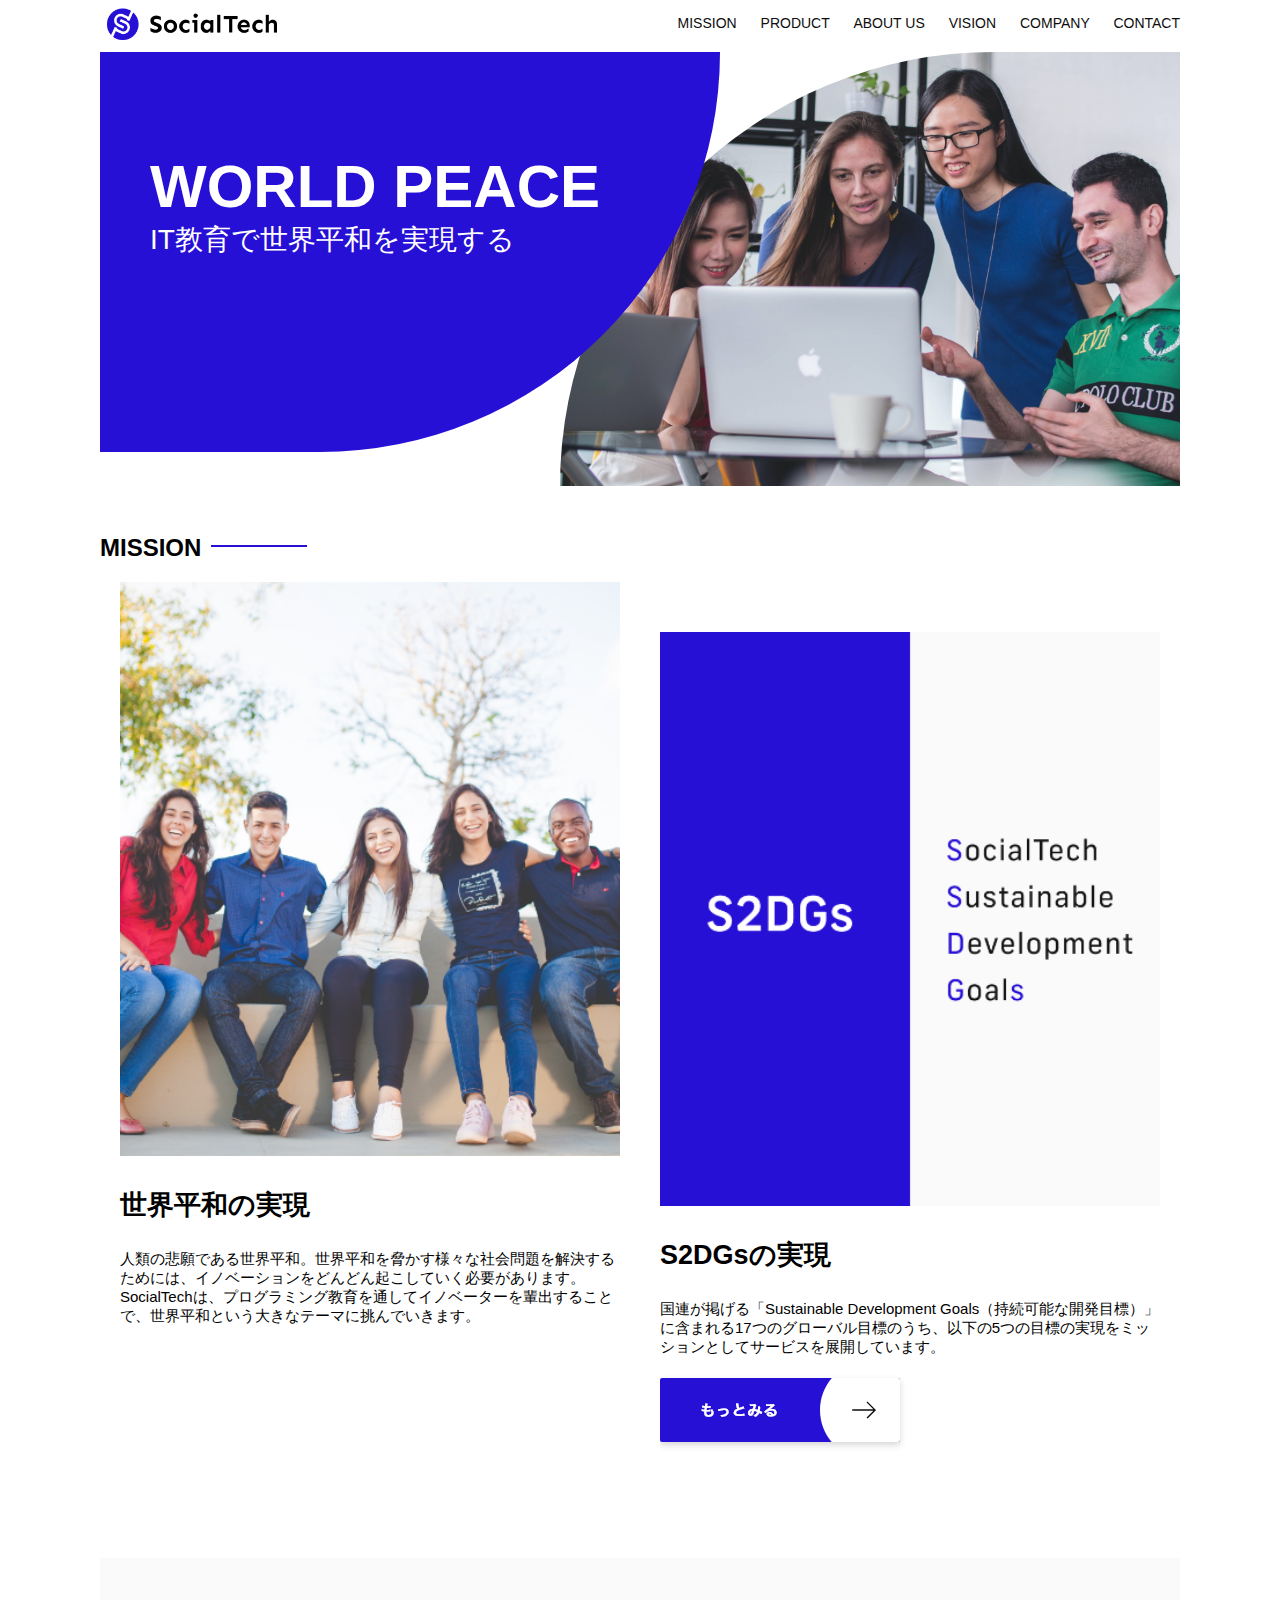
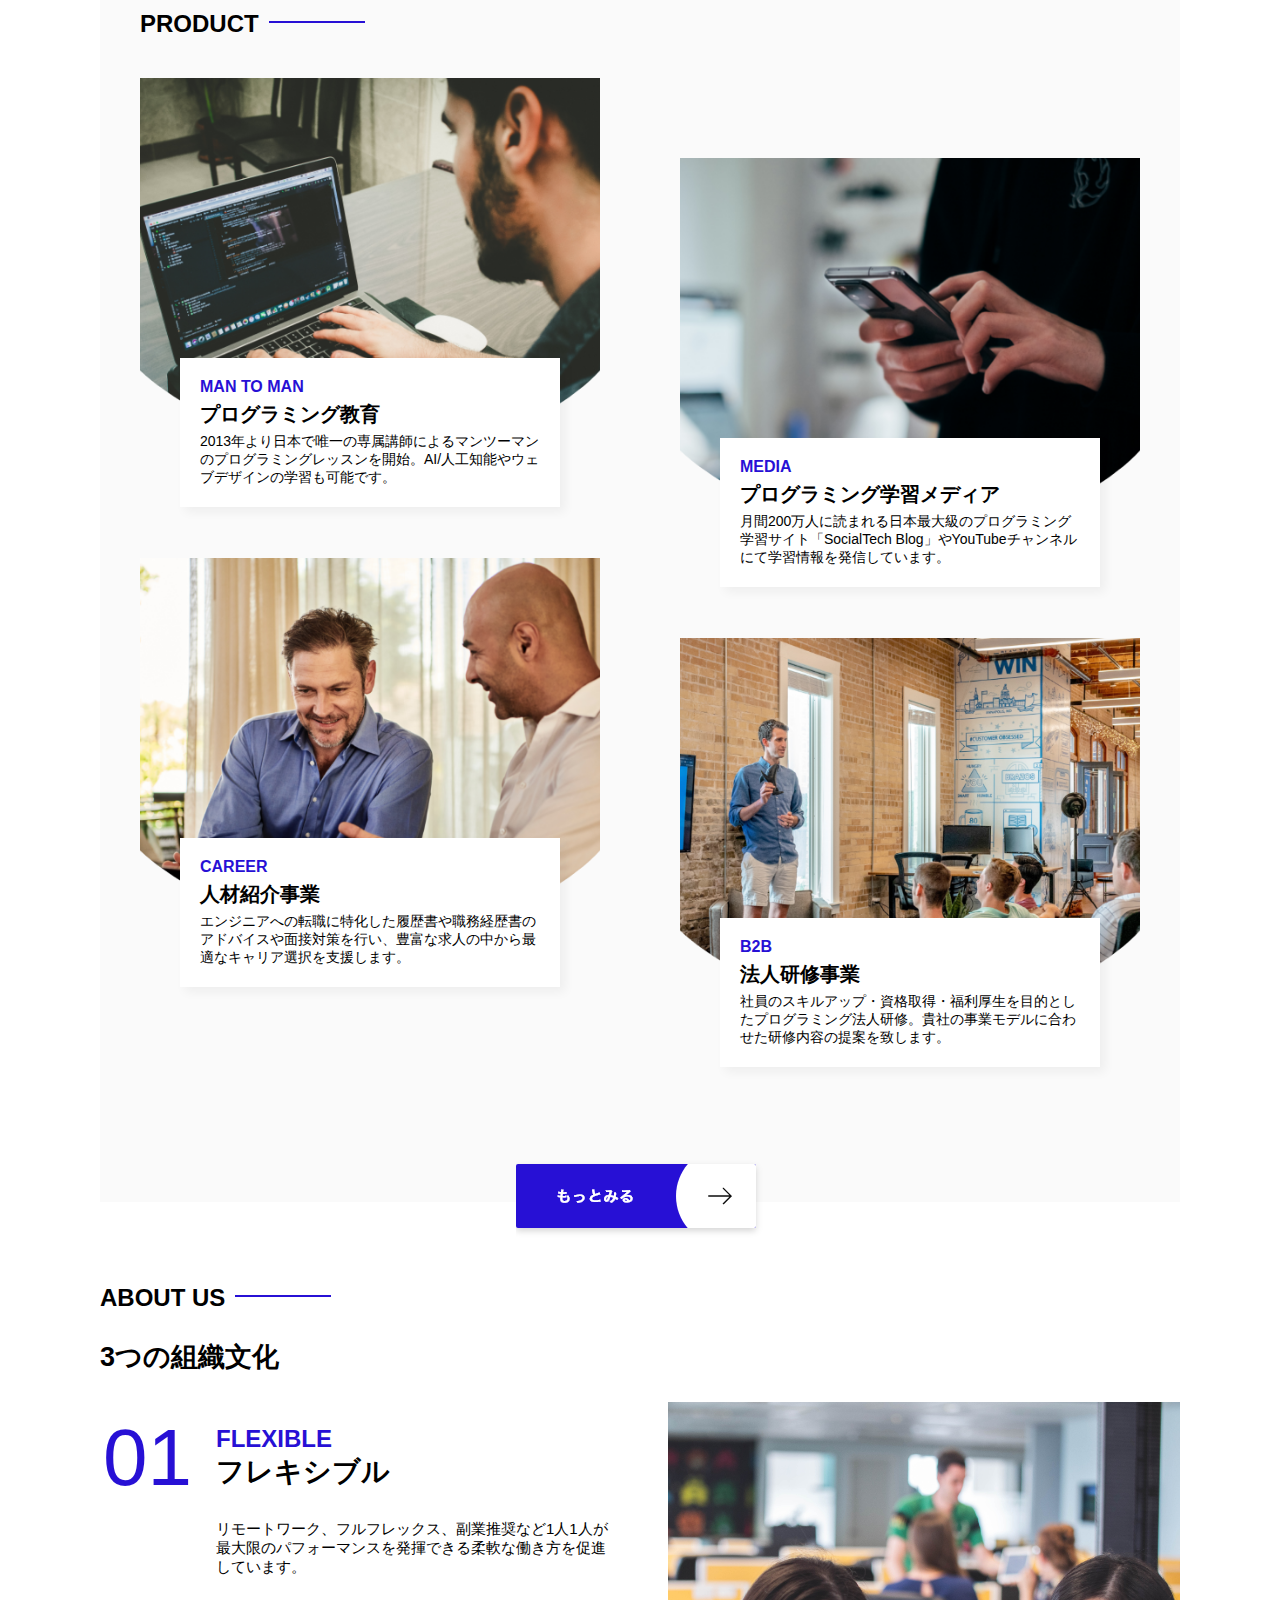
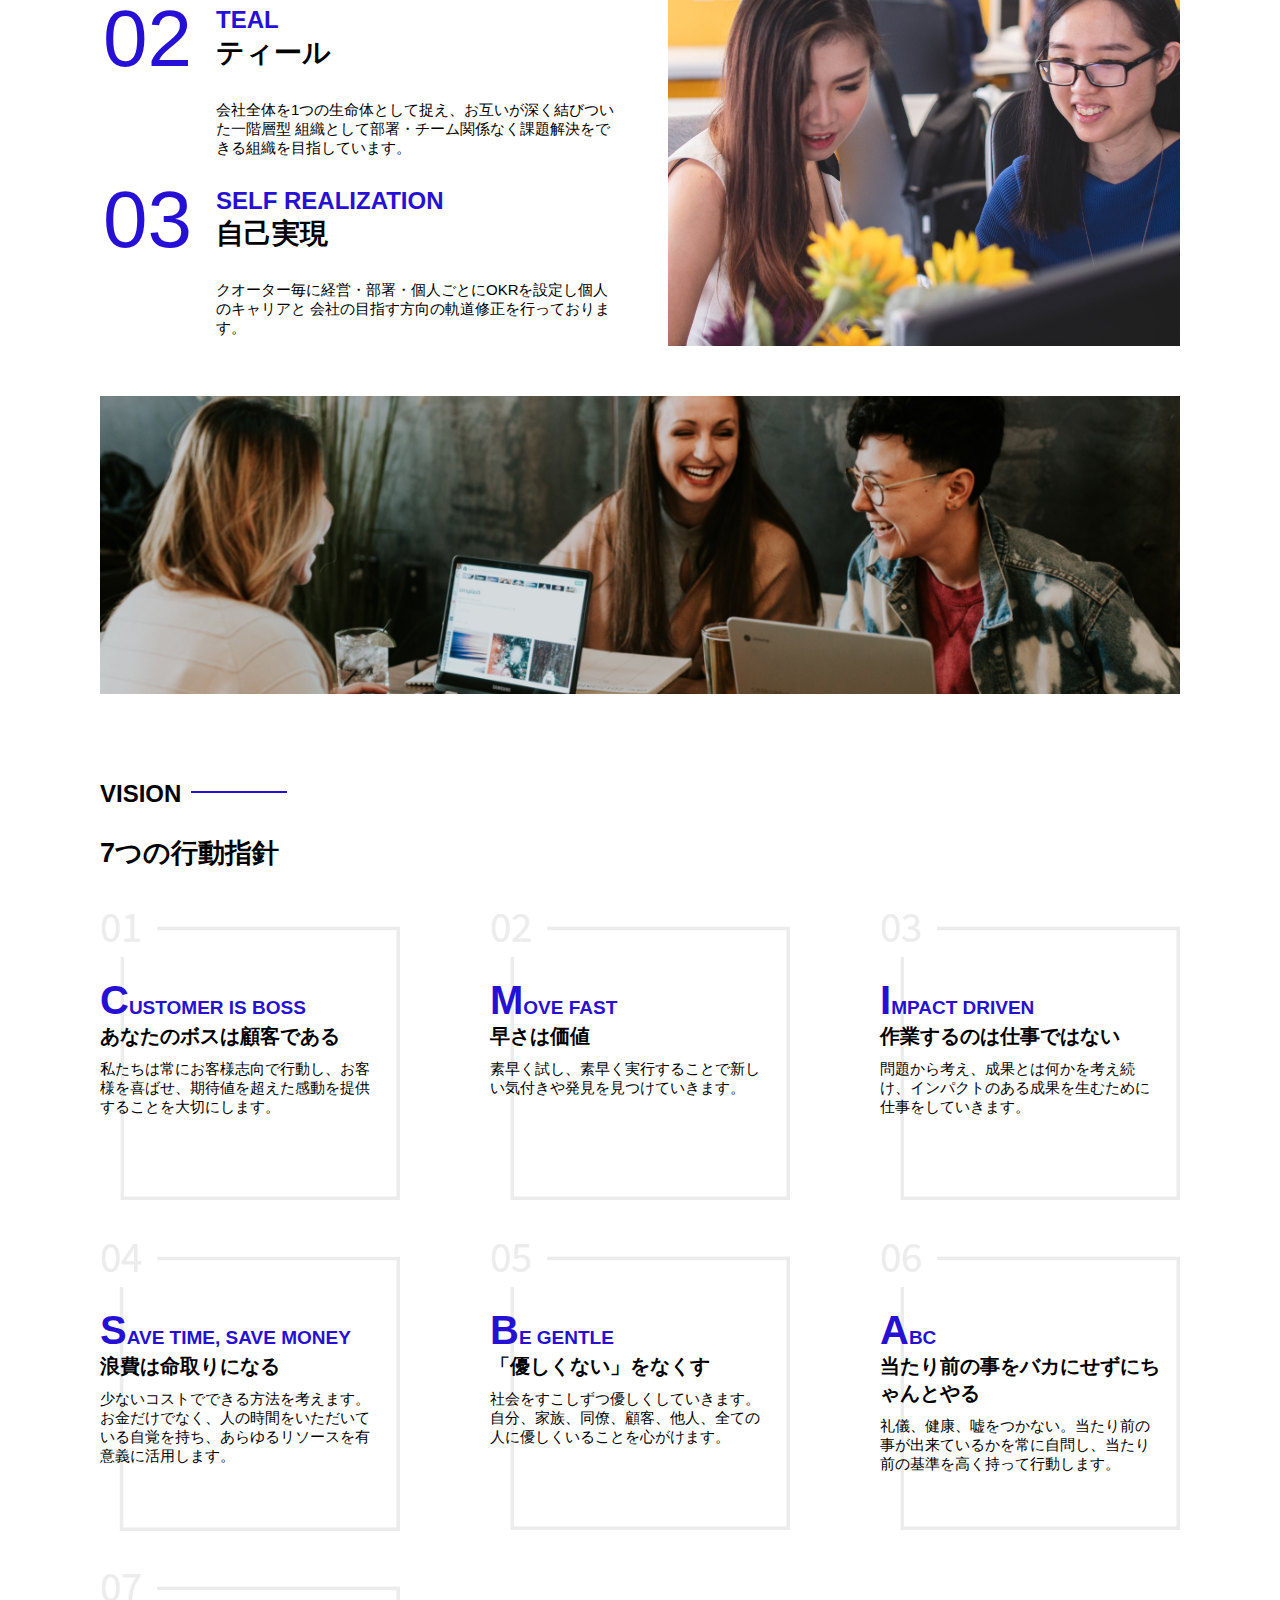
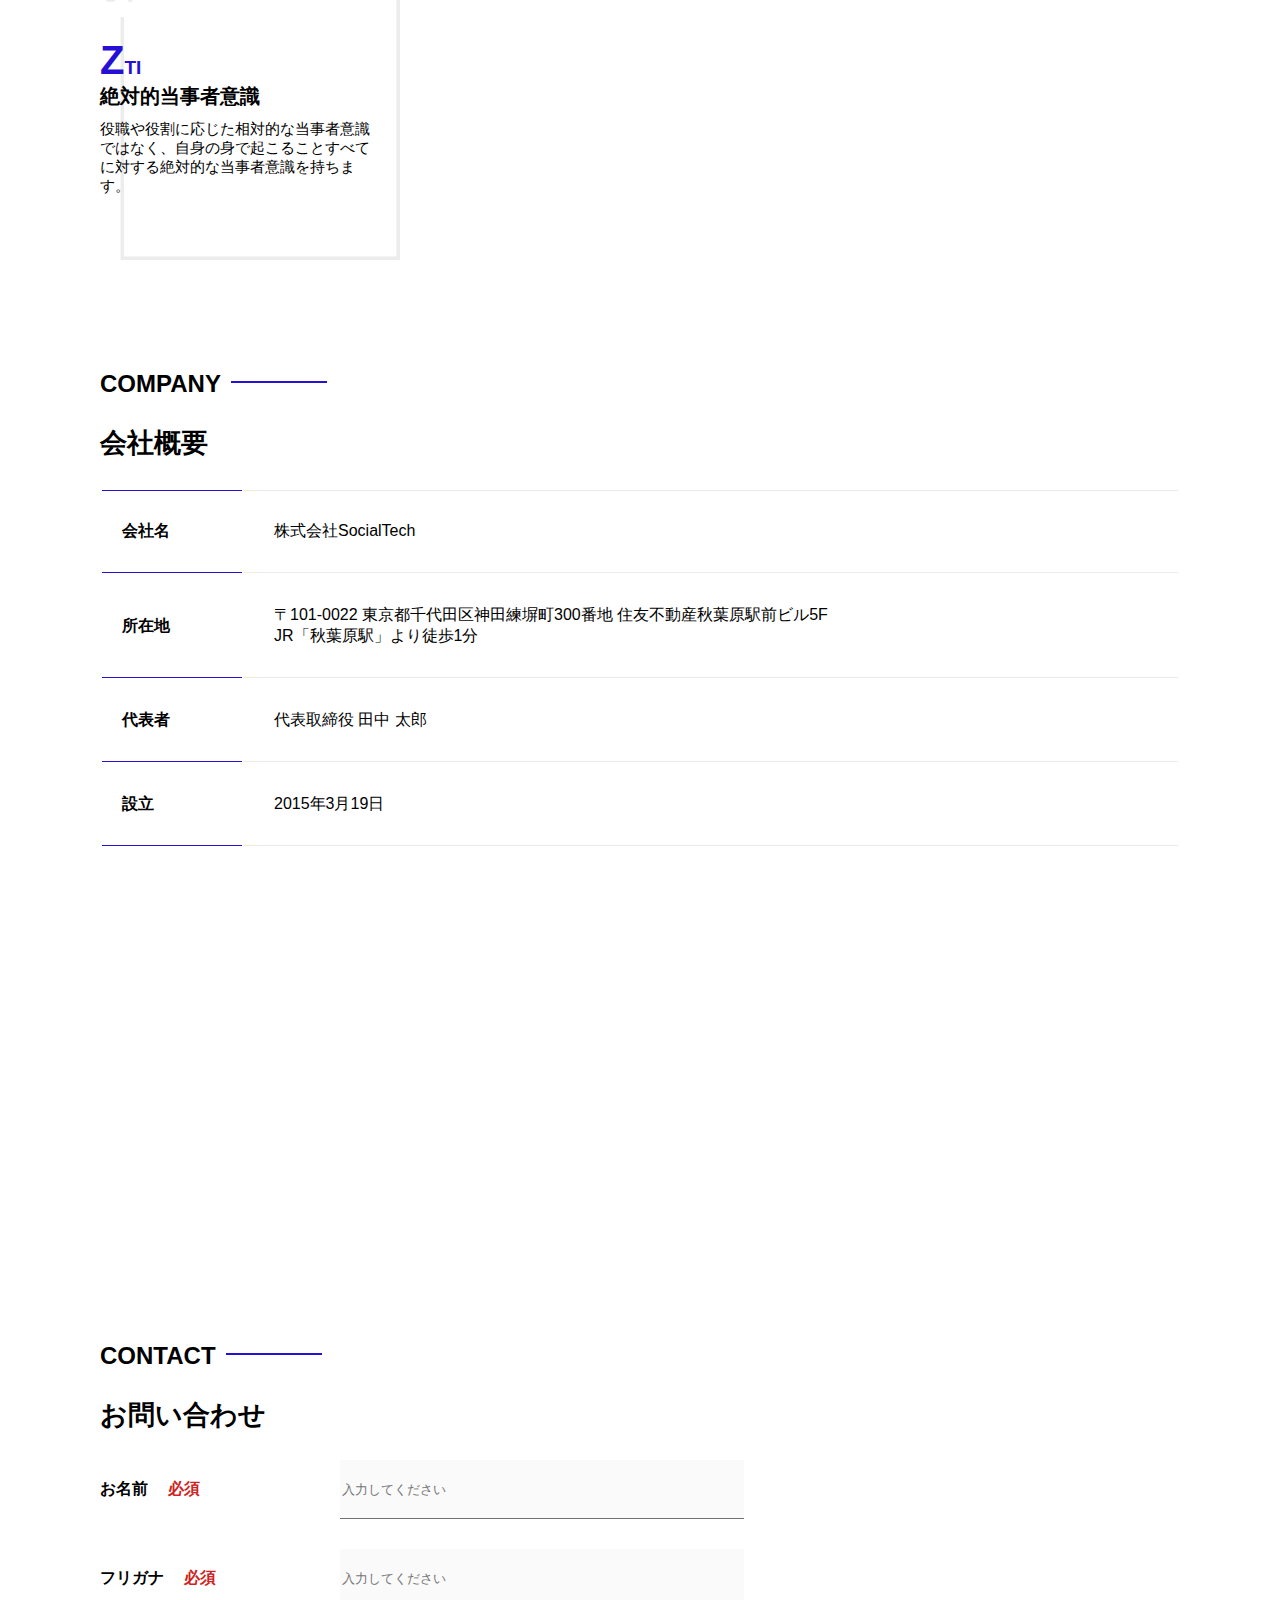
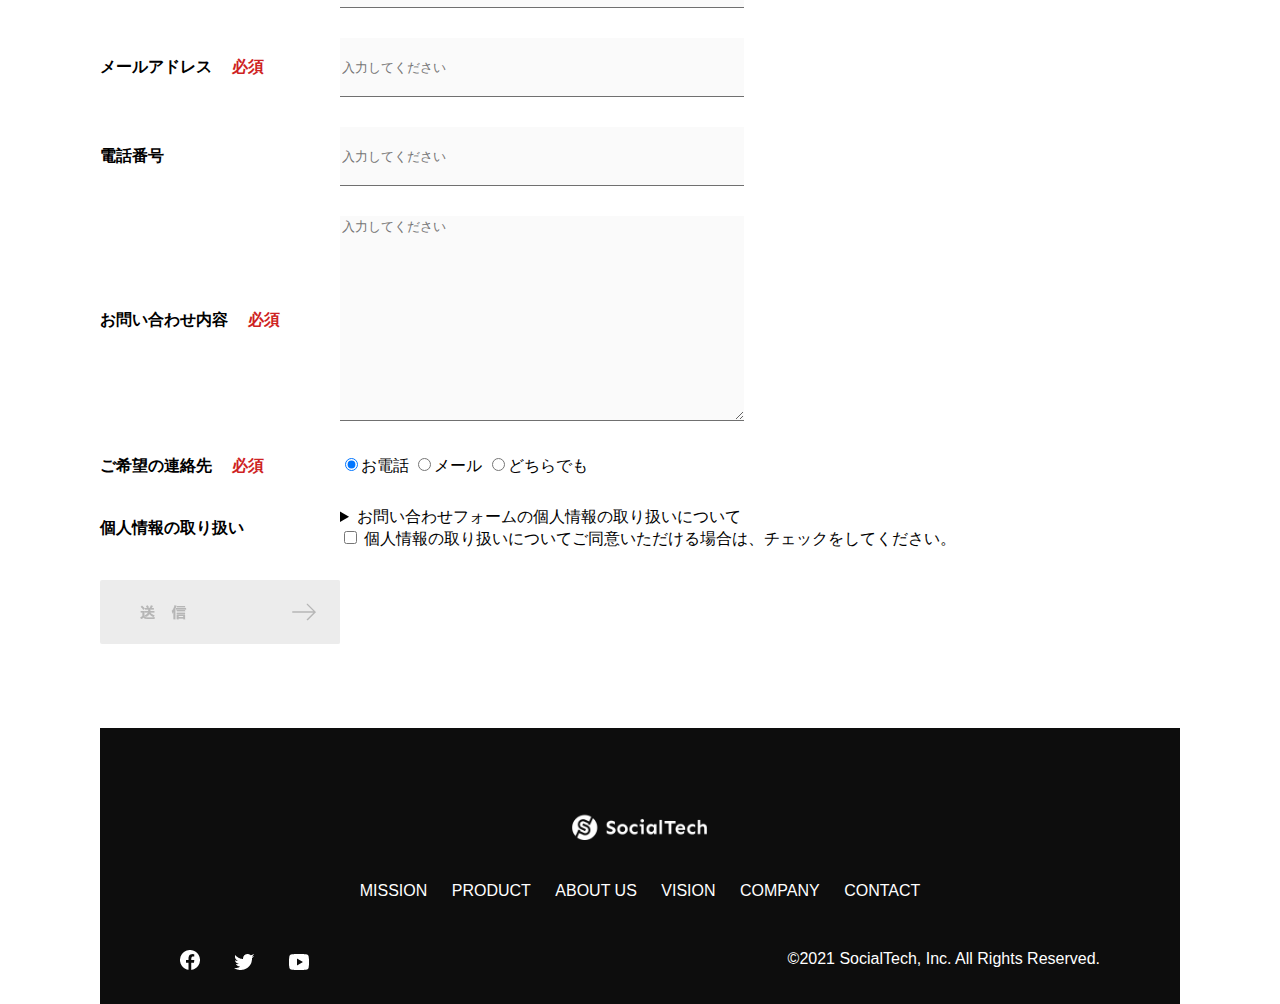
<file: index.html>
<!DOCTYPE html>
<html>
<head>
    <title>SocialTech</title>
    <meta charset="UTF-8">
    <meta name="description" content="SocialTechはEdTech業界のリーディングカンパニーを目指します。">
    <meta name="viewport" content="width=device-width, initial-scale=1.0">
    <link rel="stylesheet" href="style.css">
</head>
<body>
    <!-- ヘッダー -->
    <header>
        <!-- ロゴ -->
        <a href="index.html" id="logo"><img src="images/logo.png" alt="トップページに戻る"></a>

        <!-- PC用ナビゲーション -->
        <nav id="nav-pc">
            <a href="mission.html">MISSION</a>
            <a href="product.html">PRODUCT</a>
            <a href="index.html#aboutus">ABOUT US</a>
            <a href="index.html#vision">VISION</a>
            <a href="index.html#company">COMPANY</a>
            <a href="index.html#contact">CONTACT</a>
        </nav>
        <!-- スマホ用メニューボタン -->
        <img id="menu-sp" src="images/button-menu.png" alt="ナビゲーションを開く" onclick="document.getElementById('nav-sp').style.display = 'block'">
        <!-- スマホ用ナビゲーション -->
        <nav id="nav-sp">
            <img id="close" src="images/button-close.png" alt="ナビゲーションを閉じる" onclick="document.getElementById('nav-sp').style.display = 'none'">
            <a id="logo-sp" href="index.html" onclick="document.getElementById('nav-sp').style.display = 'none'"><img
                src="images/logo-sp.png" alt="トップページに戻る"></a>
            <a class="menu" href="mission.html" onclick="document.getElementById('nav-sp').style.display = 'none'">MISSION</a>
            <a class="menu" href="product.html" onclick="document.getElementById('nav-sp').style.display = 'none'">PRODUCT</a>
            <a class="menu" href="index.html#aboutus" onclick="document.getElementById('nav-sp').style.display = 'none'">ABOUT
            US</a>
            <a class="menu" href="index.html#vision"
            onclick="document.getElementById('nav-sp').style.display = 'none'">VISION</a>
            <a class="menu" href="index.html#company"
            onclick="document.getElementById('nav-sp').style.display = 'none'">COMPANY</a>
            <a class="menu" href="index.html#contact"
            onclick="document.getElementById('nav-sp').style.display = 'none'">CONTACT</a>
            <div id="sns">
                <a href="https://www.facebook.com/sejuku2013"><img src="images/button-facebook.png" alt="Facebookのリンク"></a>
                <a href="https://twitter.com/samuraijuku"><img src="images/button-twitter.png" alt="Twitterのリンク"></a>
                <a href="https://www.youtube.com/channel/UCCFOQO5aDK0xXam4cUQXT8g"><img src="images/button-youtube.png" alt="YouTubeのリンク"></a>
            </div>
        </nav>
    </header>
    <main>
        <article>
            <!-- メインビジュアル -->
            <section id="main-visual">
                <div id="main-message">
                    <h1>WORLD PEACE</h1>
                    <p>IT教育で世界平和を実現する</p>
                </div>
                <img src="images/index/index-main.png" alt="PCの周りに集まる多国籍の仲間たち">
            </section>

            <!--ミッション-->
            <section id="mission">
                <h2 class="index-h2">MISSION</h2>
                <div id="mission-flex">
                    <div>
                        <img id="mission-photo" src="images/index/index-mission.png" alt="屋外のベンチで写真を撮影する多国籍の仲間たち">
                        <h3>世界平和の実現</h3>
                        <p>
                          人類の悲願である世界平和。世界平和を脅かす様々な社会問題を解決するためには、イノベーションをどんどん起こしていく必要があります。SocialTechは、プログラミング教育を通してイノベーターを輩出することで、世界平和という大きなテーマに挑んでいきます。
                        </p>
                    </div>
                    <div>
                        <img id="s2dgs" src="images/index/s2dgs.png" alt="S2DGs">
                        <h3>S2DGsの実現</h3>
                        <p>国連が掲げる「Sustainable Development Goals（持続可能な開発目標）」に含まれる17つのグローバル目標のうち、以下の5つの目標の実現をミッションとしてサービスを展開しています。</p>
                        <a href="mission.html"><img src="images/button-more.png" alt="もっとみる">
                        </a>
                    </div>
                </div>
            </section>

            <!-- プロダクト -->
            <section id="product">
                <h2 class="index-h2">PRODUCT</h2>
                <div>
                    <div id="product-left">
                        <div>
                            <img class="product-photo" src="images/index/index-mantoman.png" alt="PCでコードを書く男性">
                            <div class="product-explain">
                              <span>MAN TO MAN</span>
                              <h3>プログラミング教育</h3>
                              <p>2013年より日本で唯一の専属講師によるマンツーマンのプログラミングレッスンを開始。AI/人工知能やウェブデザインの学習も可能です。</p>
                            </div>
                          </div>
                          <div>
                            <img class="product-photo" src="images/index/index-career.png" alt="笑顔で話し合う2人の男性">
                            <div class="product-explain">
                              <span>CAREER</span>
                              <h3>人材紹介事業</h3>
                              <p>エンジニアへの転職に特化した履歴書や職務経歴書のアドバイスや面接対策を行い、豊富な求人の中から最適なキャリア選択を支援します。</p>
                            </div>
                          </div>
                    </div>
                    <div id="product-right">
                        <div>
                            <img class="product-photo" src="images/index/index-media.png" alt="スマートフォンを操作する人">
                            <div class="product-explain">
                              <span>MEDIA</span>
                              <h3>プログラミング学習メディア</h3>
                              <p>月間200万人に読まれる日本最大級のプログラミング学習サイト「SocialTech Blog」やYouTubeチャンネルにて学習情報を発信しています。</p>
                            </div>
                          </div>
                          <div>
                            <img class="product-photo" src="images/index/index-b2b.png" alt="講演中の男性とそれを聴く人々">
                            <div class="product-explain">
                              <span>B2B</span>
                              <h3>法人研修事業</h3>
                              <p>社員のスキルアップ・資格取得・福利厚生を目的としたプログラミング法人研修。貴社の事業モデルに合わせた研修内容の提案を致します。</p>
                            </div>
                          </div>
                        </div>
                      </div>
                      <div>
                        <a id="product-more" href="product.html">
                          <img src="images/button-more.png" alt="もっとみる">
                        </a>
                      </div>
                    </div>
                </div>
            </section>
            <!---ABOUT US-->
            <section id="aboutus">
                <h2 class="index-h2">ABOUT US</h2>
                <h3>3つの組織文化</h3>
                <div>
                    <table class="culture-table">
                        <tr>
                          <td>
                            <span class="culture-num">01</span>
                          </td>
                          <td>
                            <span class="culture-en">FLEXIBLE</span>
                            <span class="culture-jp">フレキシブル</span>
                          </td>
                        </tr>
                        <tr>
                          <td>
                            <!--空のセル-->
                          </td>
                          <td>
                            <p class="culture-description">
                              リモートワーク、フルフレックス、副業推奨など1人1人が最大限のパフォーマンスを発揮できる柔軟な働き方を促進しています。
                            </p>
                          </td>
                        </tr>
                        <tr>
                          <td>
                            <span class="culture-num">02</span>
                          </td>
                          <td>
                            <span class="culture-en">TEAL</span>
                            <span class="culture-jp">ティール</span>
                          </td>
                        </tr>
                        <tr>
                          <td>
                            <!--空のセル-->
                          </td>
                          <td>
                            <p class="culture-description">
                              会社全体を1つの生命体として捉え、お互いが深く結びついた一階層型
                              組織として部署・チーム関係なく課題解決をできる組織を目指しています。
                            </p>
                          </td>
                        </tr>
                        <tr>
                          <td>
                            <span class="culture-num">03</span>
                          </td>
                          <td>
                            <span class="culture-en">SELF REALIZATION</span>
                            <span class="culture-jp">自己実現</span>
                          </td>
                        </tr>
                        <tr>
                          <td>
                            <!--空のセル-->
                          </td>
                          <td>
                            <p class="culture-description">
                              クオーター毎に経営・部署・個人ごとにOKRを設定し個人のキャリアと
                              会社の目指す方向の軌道修正を行っております。
                            </p>
                          </td>
                        </tr>
                    </table>
                    <img class="culture-img" src="images/index/index-aboutus1.png" alt="笑顔で話し合う2人の女性">
                </div>
                <img class="culture-img2" src="images/index/index-aboutus2.png" alt="笑顔で話し合う3人の男女">
            </section>
            <!-- VISION -->
            <section id="vision">
                <h2 class="index-h2">VISION</h2>
                <h3>7つの行動指針</h3>
                <div>
                    <div class="vision-box">
                        <img src="images/index/vision-01.png" alt="01">
                        <span>
                          <h4>CUSTOMER IS BOSS</h4>
                          <h5>あなたのボスは顧客である</h5>
                          <p>私たちは常にお客様志向で行動し、お客様を喜ばせ、期待値を超えた感動を提供することを大切にします。</p>
                        </span>
                    </div>
                    <div class="vision-box">
                        <img src="images/index/vision-02.png" alt="02">
                        <span>
                          <h4>MOVE FAST</h4>
                          <h5>早さは価値</h5>
                          <p>素早く試し、素早く実行することで新しい気付きや発見を見つけていきます。</p>
                        </span>
                    </div>
                    <div class="vision-box">
                        <img src="images/index/vision-03.png" alt="03">
                        <span>
                          <h4>IMPACT DRIVEN</h4>
                          <h5>作業するのは仕事ではない</h5>
                          <p>問題から考え、成果とは何かを考え続け、インパクトのある成果を生むために仕事をしていきます。</p>
                        </span>
                    </div>
                    <div class="vision-box">
                        <img src="images/index/vision-04.png" alt="04">
                        <span>
                          <h4>SAVE TIME, SAVE MONEY</h4>
                          <h5>浪費は命取りになる</h5>
                          <p>少ないコストでできる方法を考えます。お金だけでなく、人の時間をいただいている自覚を持ち、あらゆるリソースを有意義に活用します。</p>
                        </span>
                    </div>
                    <div class="vision-box">
                        <img src="images/index/vision-05.png" alt="05">
                        <span>
                          <h4>BE GENTLE</h4>
                          <h5>「優しくない」をなくす</h5>
                          <p>社会をすこしずつ優しくしていきます。自分、家族、同僚、顧客、他人、全ての人に優しくいることを心がけます。</p>
                        </span>
                    </div>
                    <div class="vision-box">
                        <img src="images/index/vision-06.png" alt="06">
                        <span>
                          <h4>ABC</h4>
                          <h5>当たり前の事をバカにせずにちゃんとやる</h5>
                          <p>礼儀、健康、嘘をつかない。当たり前の事が出来ているかを常に自問し、当たり前の基準を高く持って行動します。</p>
                        </span>
                    </div>
                    <div class="vision-box">
                        <img src="images/index/vision-07.png" alt="07">
                        <span>
                          <h4>ZTI</h4>
                          <h5>絶対的当事者意識</h5>
                          <p>役職や役割に応じた相対的な当事者意識ではなく、自身の身で起こることすべてに対する絶対的な当事者意識を持ちます。</p>
                        </span>
                    </div>
                </div>
            </section>
            <!-- COMPANY -->
            <section id="company">
                <h2 class="index-h2">COMPANY</h2>
                <h3>会社概要</h3>
                <table id="company-table">
                    <tr>
                      <th class="tableheader-first">会社名</th>
                      <td class="cell-first">株式会社SocialTech</td>
                    </tr>
                    <tr>
                      <th class="tableheader">所在地</th>
                      <td class="cell">〒101-0022 東京都千代田区神田練塀町300番地 住友不動産秋葉原駅前ビル5F<br>JR「秋葉原駅」より徒歩1分</td>
                    </tr>
                    <tr>
                      <th class="tableheader">代表者</th>
                      <td class="cell">代表取締役 田中 太郎</td>
                    </tr>
                    <tr>
                      <th class="tableheader">設立</th>
                      <td class="cell">2015年3月19日</td>
                    </tr>
                </table>
                <iframe
                src="https://www.google.com/maps/embed?pb=!1m18!1m12!1m3!1d3240.0688551336807!2d139.7720776771055!3d35.69992317258124!2m3!1f0!2f0!3f0!3m2!1i1024!2i768!4f13.1!3m3!1m2!1s0x60188fee13660e23%3A0x77137876edf742ac!2z5L2P5Y-L5LiN5YuV55Sj56eL6JGJ5Y6f6aeF5YmN44OT44Or!5e0!3m2!1sja!2sjp!4v1704858013291!5m2!1sja!2sjp"
                style="border:0;" allowfullscreen="" loading="lazy">
                </iframe>
            </section>
            <!-- お問い合わせフォーム -->
            <section id="contact">
                <h2 class="index-h2">CONTACT</h2>
                <h3>お問い合わせ</h3>
                <form>
                    <div>
                        <div class="contact-heading">
                          <label class="contact-label">お名前<span class="contact-span">必須</span></label>
                        </div>
                        <div>
                          <input type="text" name="name" placeholder="入力してください" class="contact-textbox">
                        </div>
                    </div>
                    <div>
                        <div class="contact-heading">
                          <label class="contact-label">フリガナ<span class="contact-span">必須</span></label>
                        </div>
                        <div>
                          <input type="text" name="hurigana" placeholder="入力してください" class="contact-textbox">
                        </div>
                    </div>
                    <div>
                        <div class="contact-heading">
                          <label class="contact-label">メールアドレス<span class="contact-span">必須</span></label>
                        </div>
                        <div>
                          <input type="text" name="email" placeholder="入力してください" class="contact-textbox">
                        </div>
                    </div>
                    <div>
                        <div class="contact-heading">
                          <label class="contact-label">電話番号</label>
                        </div>
                        <div>
                          <input type="text" name="tel" placeholder="入力してください" class="contact-textbox">
                        </div>
                    </div>
                    <div>
                        <div class="contact-heading">
                          <label class="contact-label">お問い合わせ内容<span class="contact-span">必須</span></label>
                        </div>
                        <div>
                          <textarea class="contact-textarea" placeholder="入力してください" name="message"></textarea>
                        </div>
                    </div>
                    <div>
                        <div class="contact-heading">
                          <label class="contact-label">ご希望の連絡先<span class="contact-span">必須</span></label>
                        </div>
                        <div>
                          <input class="radiobutton" type="radio" value="tel" name="contact" checked><label>お電話</label>
                          <input class="radiobutton" type="radio" value="mail" name="contact"><label>メール</label>
                          <input class="radiobutton" type="radio" value="both" name="contact"><label>どちらでも</label>
                        </div>
                    </div>
                    <div>
                        <div class="contact-heading">
                          <label class="contact-label">個人情報の取り扱い</label>
                        </div>
                        <div>
                          <details>
                            <summary>お問い合わせフォームの個人情報の取り扱いについて</summary>
                            <div>
                              <span>１．組織の名称又は氏名</span><br>
                              株式会社SocialTech<br><br>
                              <span>２．個人情報保護管理者（若しくはその代理人）の氏名又は職名、所属及び連絡先
                                鈴木 一郎 コーポレート部</span><br>
                              メールアドレス：samurai@example.com<br>
                              TEL：03-1234-5678<br>
                              <span>３．個人情報の利用目的</span><br>
                              ・本サービス及び本サービスに関連する情報の提供又はそれらに関する連絡のため<br>
                              ・ユーザーの本人確認のため<br>
                              ・当社サービスのご案内のため<br>
                              ・当社の商品等の広告または宣伝（電子メールによるものを含むものとします。）<br><br>
                              <span>４．個人情報の取り扱い業務の委託</span><br>
                              個人情報の取扱業務の全部または一部を外部に業務委託する場合があります。<br>
                              その際、弊社は、個人情報を適切に保護できる管理体制を敷き実行していることを条件として<br>
                              委託先を厳選したうえで、機密保持契約を委託先と締結し、お客様の個人情報を厳密に管理させます。<br><br>
                              <span>５．個人情報の開示等の請求</span><br>
                              お客様は、弊社に対してご自身の個人情報の開示等（利用目的の通知、開示、内容の訂正・追加・削除、利用の停止または消去、第三者への提供の停止）に関して、当社問合わせ窓口に申し出ることができます。<br>
                              その際、弊社はお客様ご本人を確認させていただいたうえで、合理的な期間内に対応いたします。<br><br>
                              なお、個人情報に関する弊社問合わせ先は、次の通りです。<br><br>
                              株式会社SocialTech　個人情報問合せ窓口<br>
                              〒101-0022 東京都千代田区神田練塀町300番地 住友不動産秋葉原駅前ビル5F<br>
                              メールアドレス：samurai@example.com　TEL：03-1234-5678<br><br>
                              <span>６．個人情報を提供されることの任意性について</span><br><br>
                              お客様がご自身の個人情報を弊社に提供されるか否かは、お客様のご判断によりますが、もしご提供されない場合には、適切なサービスが提供できない場合がありますので予めご了承ください。
                            </div>
                          </details>
                          <input type="checkbox" name="agree">
                          <span>個人情報の取り扱いについてご同意いただける場合は、チェックをしてください。</span>
                        </div>
                    </div>
                    <input type="image" src="images/button-submit.png" alt="送信する">
                </form>
            </section>
        </article>
        <footer>
            <div id="footer-logo">
              <img src="images/logo-sp.png" alt="SocialTech">
            </div>
            <div id="footer-link">
                <a href="mission.html">MISSION</a>
                <a href="product.html">PRODUCT</a>
                <a href="index.html#aboutus">ABOUT US</a>
                <a href="index.html#vision">VISION</a>
                <a href="index.html#company">COMPANY</a>
                <a href="index.html#contact">CONTACT</a>
            </div>
            <div id="sns-footer">
                <a href="https://www.facebook.com/sejuku2013"><img src="images/button-facebook.png" alt="Facebookのリンク"></a>
                <a href="https://twitter.com/samuraijuku"><img src="images/button-twitter.png" alt="Twitterのリンク"></a>
                <a href="https://www.youtube.com/channel/UCCFOQO5aDK0xXam4cUQXT8g"><img src="images/button-youtube.png" alt="YouTubeのリンク"></a>
                <span id="copyright">&copy;2021 SocialTech, Inc. All Rights Reserved. </span>
            </div>
        </footer>
    </main>
</body>
</html>
</file>
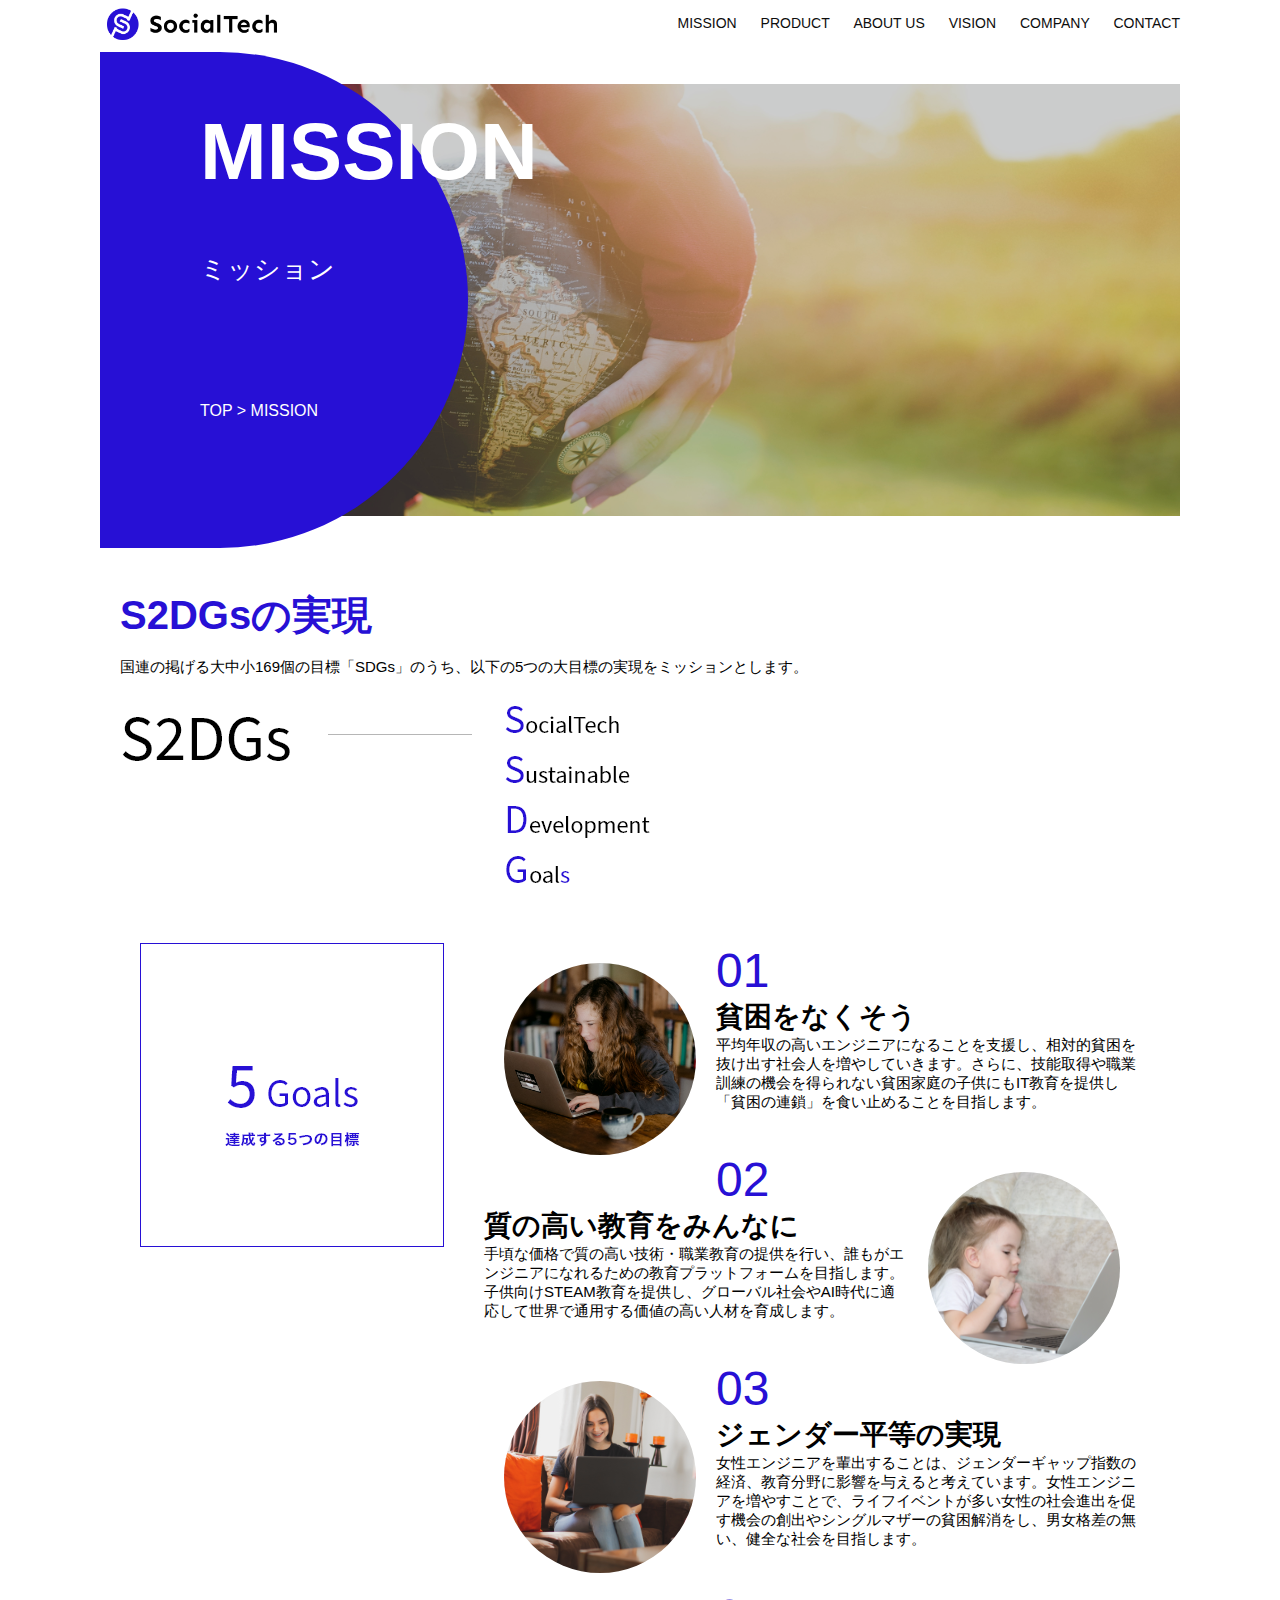
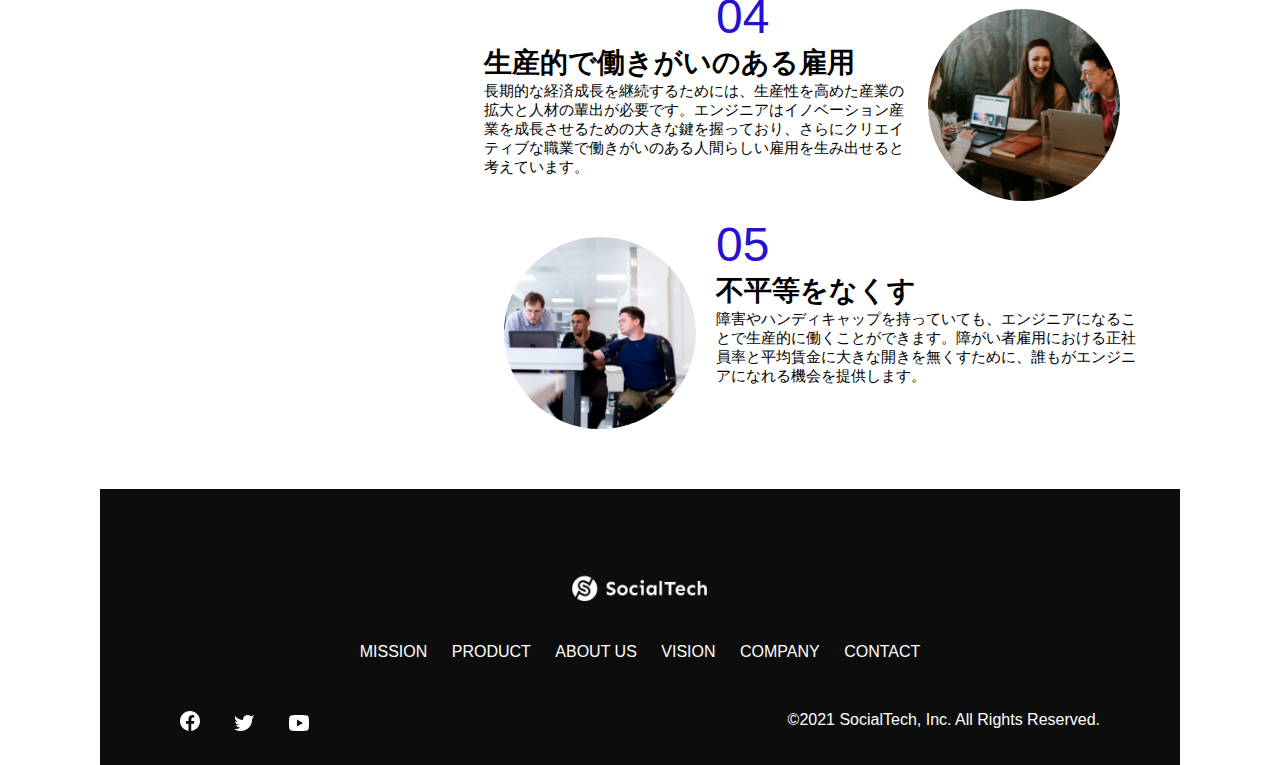
<file: mission.html>
<!DOCTYPE html>
<html>
<head>
  <title>SocialTech - MISSION ミッション -</title>
  <meta charset="UTF-8">
  <meta name="description" content="SocialTechが目指す5つの目標（S2DGs）を紹介します">
  <meta name="viewport" content="width=device-width, initial-scale=1.0">
  <link rel="stylesheet" href="style.css">
</head>

<body>
  <!-- ヘッダー -->
  <header>
    <!-- ロゴ -->
    <a href="index.html" id="logo"><img src="images/logo.png" alt="トップページに戻る"></a>

    <!-- PC用ナビゲーション -->
    <nav id="nav-pc">
      <a href="mission.html">MISSION</a>
      <a href="product.html">PRODUCT</a>
      <a href="index.html#aboutus">ABOUT US</a>
      <a href="index.html#vision">VISION</a>
      <a href="index.html#company">COMPANY</a>
      <a href="index.html#contact">CONTACT</a>
    </nav>

    <!-- スマホ用メニューボタン -->
    <img id="menu-sp" src="images/button-menu.png" alt="ナビゲーションを開く" onclick="document.getElementById('nav-sp').style.display = 'block'">

    <!-- スマホ用ナビゲーション -->
    <nav id="nav-sp">
      <img id="close" src="images/button-close.png" alt="ナビゲーションを閉じる" onclick="document.getElementById('nav-sp').style.display = 'none'">
      <a id="logo-sp" href="index.html" onclick="document.getElementById('nav-sp').style.display = 'none'"><img
          src="images/logo-sp.png" alt="トップページに戻る"></a>
      <a class="menu" href="mission.html" onclick="document.getElementById('nav-sp').style.display = 'none'">MISSION</a>
      <a class="menu" href="product.html" onclick="document.getElementById('nav-sp').style.display = 'none'">PRODUCT</a>
      <a class="menu" href="index.html#aboutus" onclick="document.getElementById('nav-sp').style.display = 'none'">ABOUT
        US</a>
      <a class="menu" href="index.html#vision"
        onclick="document.getElementById('nav-sp').style.display = 'none'">VISION</a>
      <a class="menu" href="index.html#company"
        onclick="document.getElementById('nav-sp').style.display = 'none'">COMPANY</a>
      <a class="menu" href="index.html#contact"
        onclick="document.getElementById('nav-sp').style.display = 'none'">CONTACT</a>
      <div id="sns">
        <a href="https://www.facebook.com/sejuku2013"><img src="images/button-facebook.png" alt="Facebookのリンク"></a>
        <a href="https://twitter.com/samuraijuku"><img src="images/button-twitter.png" alt="Twitterのリンク"></a>
        <a href="https://www.youtube.com/channel/UCCFOQO5aDK0xXam4cUQXT8g"><img src="images/button-youtube.png" alt="YouTubeのリンク"></a>
      </div>
    </nav>
  </header>
  <main>
    <article>
        <section id="mission-main">
            <div id="mission-title">
              <h1>MISSION</h1>
              <span>ミッション</span>
              <div>TOP > MISSION</div>
            </div>
        </section>
        <section id="mission-s2dgs">
            <h2 class="mission-h2">S2DGsの実現</h2>
            <p>国連の掲げる大中小169個の目標「SDGs」のうち、以下の5つの大目標の実現をミッションとします。</p>
            <img src="images/mission/mission-s2dgs.png" alt="S2DGs">
        </section>
        <section id="mission-5goals">
            <div>
              <img id="s2dgs-image" src="images/mission/mission-5goals.png" alt="5Goals">
            </div>
            <div>
                <div>
                  <img class="fivegoals-image-left" src="images/mission/mission-5goals01.png" alt="PCを操作する女の子">
                  <span class="fivegoals-number">01</span>
                  <h3 class="fivegoals-h3">貧困をなくそう</h3>
                  <p class="fivegoals-p">
                    平均年収の高いエンジニアになることを支援し、相対的貧困を抜け出す社会人を増やしていきます。さらに、技能取得や職業訓練の機会を得られない貧困家庭の子供にもIT教育を提供し「貧困の連鎖」を食い止めることを目指します。
                  </p>
                </div>
        
                <div>
                  <img class="fivegoals-image-right" src="images/mission/mission-5goals02.png" alt="PCを見つめる小さい女の子">
                  <span class="fivegoals-number">02</span>
                  <h3 class="fivegoals-h3">質の高い教育をみんなに</h3>
                  <p class="fivegoals-p">
                    手頃な価格で質の高い技術・職業教育の提供を行い、誰もがエンジニアになれるための教育プラットフォームを目指します。子供向けSTEAM教育を提供し、グローバル社会やAI時代に適応して世界で通用する価値の高い人材を育成します。
                  </p>
                </div>
        
                <div>
                  <img class="fivegoals-image-left" src="images/mission/mission-5goals03.png" alt="PCを操作する女性">
                  <span class="fivegoals-number">03</span>
                  <h3 class="fivegoals-h3">ジェンダー平等の実現</h3>
                  <p class="fivegoals-p">
                    女性エンジニアを輩出することは、ジェンダーギャップ指数の経済、教育分野に影響を与えると考えています。女性エンジニアを増やすことで、ライフイベントが多い女性の社会進出を促す機会の創出やシングルマザーの貧困解消をし、男女格差の無い、健全な社会を目指します。
                  </p>
                </div>
        
                <div>
                  <img class="fivegoals-image-right" src="images/mission/mission-5goals04.png" alt="笑顔で話し合う3人の男女">
                  <span class="fivegoals-number">04</span>
                  <h3 class="fivegoals-h3">生産的で働きがいのある雇用</h3>
                  <p class="fivegoals-p">
                    長期的な経済成長を継続するためには、生産性を高めた産業の拡大と人材の輩出が必要です。エンジニアはイノベーション産業を成長させるための大きな鍵を握っており、さらにクリエイティブな職業で働きがいのある人間らしい雇用を生み出せると考えています。
                  </p>
                </div>
        
                <div>
                  <img class="fivegoals-image-left" src="images/mission/mission-5goals05.png" alt="障害を持つ男性が生き生きと働く様子">
                  <span class="fivegoals-number">05</span>
                  <h3 class="fivegoals-h3">不平等をなくす</h3>
                  <p class="fivegoals-p">
                    障害やハンディキャップを持っていても、エンジニアになることで生産的に働くことができます。障がい者雇用における正社員率と平均賃金に大きな開きを無くすために、誰もがエンジニアになれる機会を提供します。
                  </p>
                </div>
            </div>
        </section>
    </article>
    <footer>
      <div id="footer-logo">
        <img src="images/logo-sp.png" alt="SocialTech">
      </div>
      <div id="footer-link">
        <a href="mission.html">MISSION</a>
        <a href="product.html">PRODUCT</a>
        <a href="index.html#aboutus">ABOUT US</a>
        <a href="index.html#vision">VISION</a>
        <a href="index.html#company">COMPANY</a>
        <a href="index.html#contact">CONTACT</a>
      </div>
      <div id="sns-footer">
        <a href="https://www.facebook.com/sejuku2013"><img src="images/button-facebook.png" alt="Facebookのリンク"></a>
        <a href="https://twitter.com/samuraijuku"><img src="images/button-twitter.png" alt="Twitterのリンク"></a>
        <a href="https://www.youtube.com/channel/UCCFOQO5aDK0xXam4cUQXT8g"><img src="images/button-youtube.png" alt="YouTubeのリンク"></a>
        <span id="copyright">&copy;2021 SocialTech, Inc. All Rights Reserved. </span>
      </div>
    </footer>
  </main>
</body>

</html>
</file>
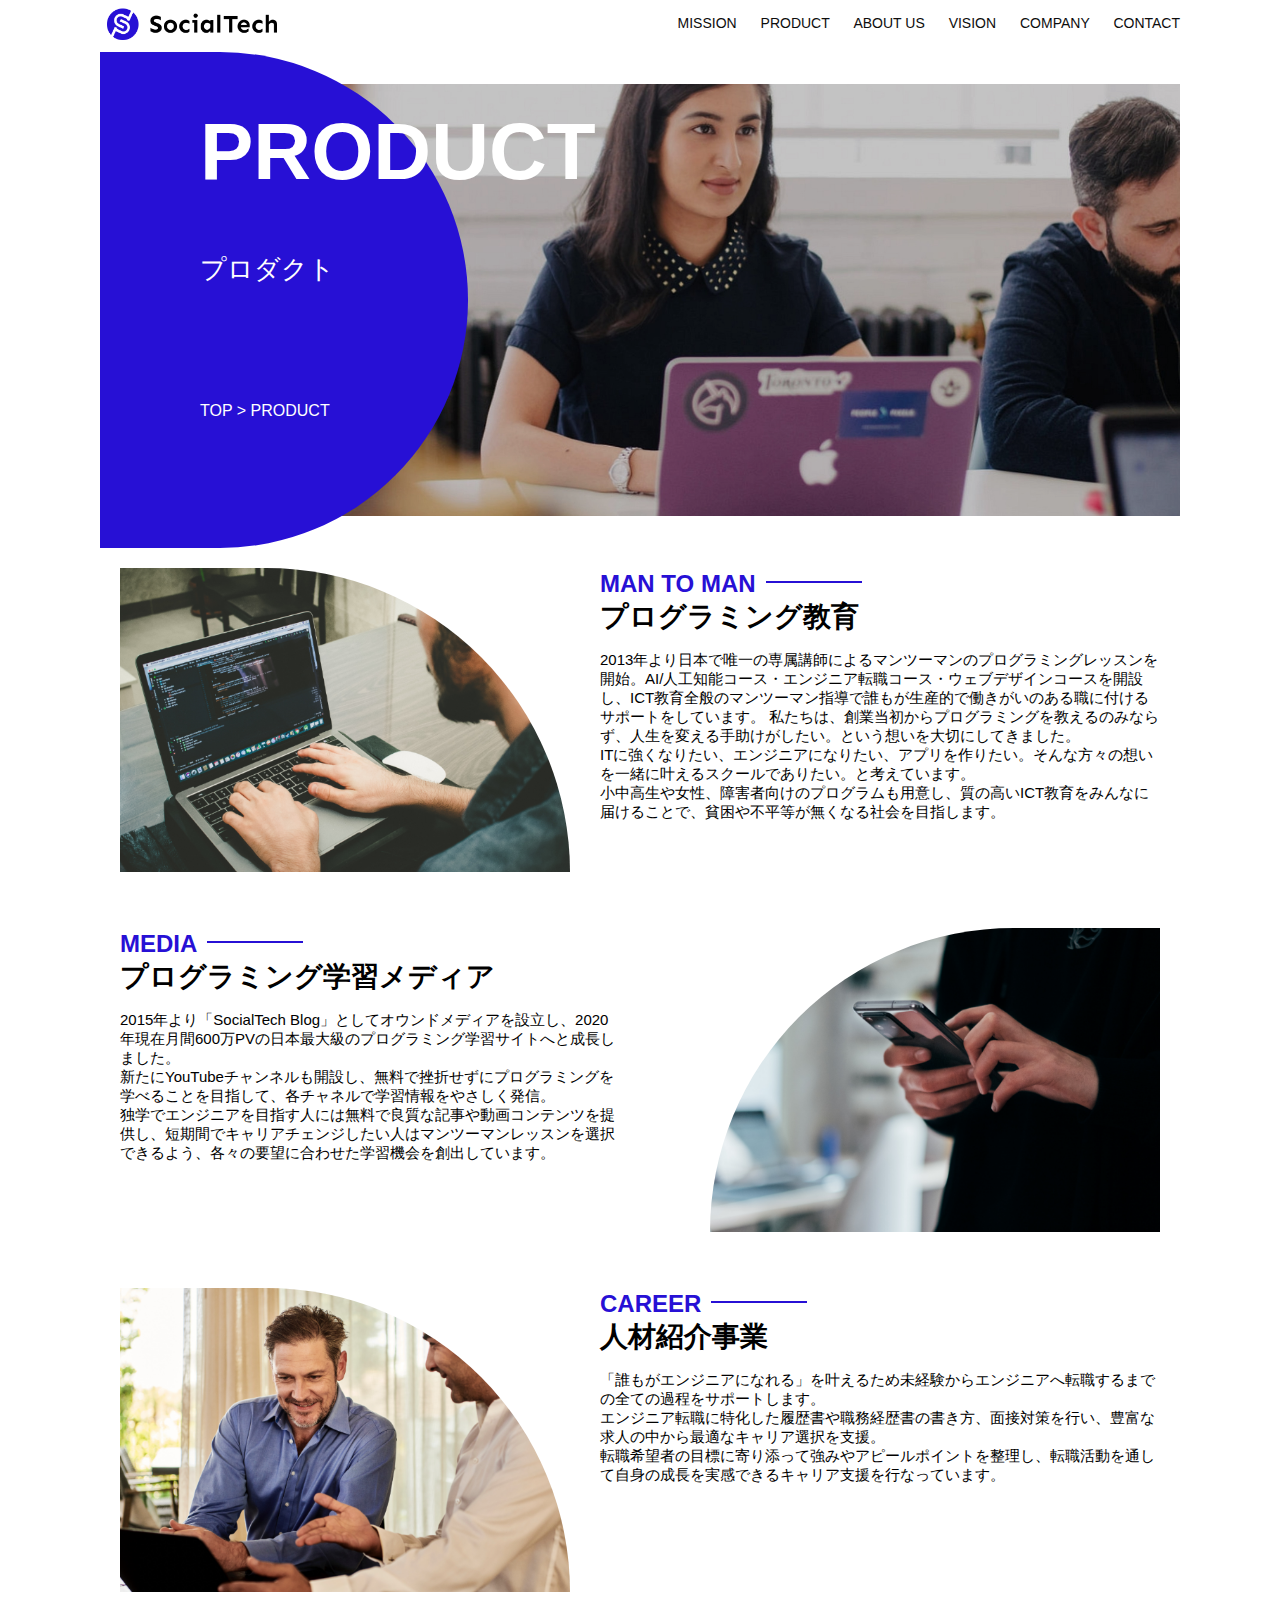
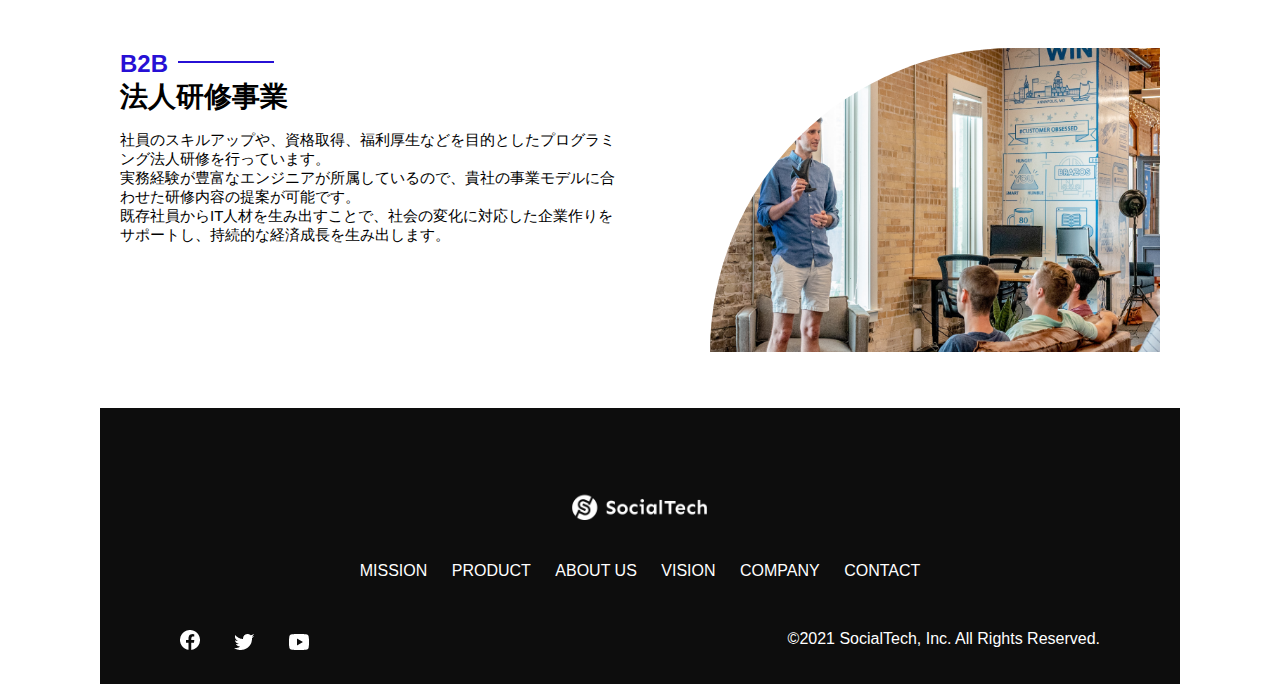
<file: product.html>
<!DOCTYPE html>
<html>
<head>
  <title>SocialTech -PRODUCT プロダクト-</title>
  <meta charset="UTF-8">
  <meta name="description" content="SocialTechの4つのプロダクトを紹介します">
  <meta name="viewport" content="width=device-width, initial-scale=1.0">
  <link rel="stylesheet" href="style.css">
</head>

<body>
  <!-- ヘッダー -->
  <header>
    <!-- ロゴ -->
    <a href="index.html" id="logo"><img src="images/logo.png" alt="トップページに戻る"></a>

    <!-- PC用ナビゲーション -->
    <nav id="nav-pc">
      <a href="mission.html">MISSION</a>
      <a href="product.html">PRODUCT</a>
      <a href="index.html#aboutus">ABOUT US</a>
      <a href="index.html#vision">VISION</a>
      <a href="index.html#company">COMPANY</a>
      <a href="index.html#contact">CONTACT</a>
    </nav>

    <!-- スマホ用メニューボタン -->
    <img id="menu-sp" src="images/button-menu.png" alt="ナビゲーションを開く" onclick="document.getElementById('nav-sp').style.display = 'block'">

    <!-- スマホ用ナビゲーション -->
    <nav id="nav-sp">
      <img id="close" src="images/button-close.png" alt="ナビゲーションを閉じる" onclick="document.getElementById('nav-sp').style.display = 'none'">
      <a id="logo-sp" href="index.html" onclick="document.getElementById('nav-sp').style.display = 'none'"><img
          src="images/logo-sp.png" alt="トップページに戻る"></a>
      <a class="menu" href="mission.html" onclick="document.getElementById('nav-sp').style.display = 'none'">MISSION</a>
      <a class="menu" href="product.html" onclick="document.getElementById('nav-sp').style.display = 'none'">PRODUCT</a>
      <a class="menu" href="index.html#aboutus" onclick="document.getElementById('nav-sp').style.display = 'none'">ABOUT
        US</a>
      <a class="menu" href="index.html#vision"
        onclick="document.getElementById('nav-sp').style.display = 'none'">VISION</a>
      <a class="menu" href="index.html#company"
        onclick="document.getElementById('nav-sp').style.display = 'none'">COMPANY</a>
      <a class="menu" href="index.html#contact"
        onclick="document.getElementById('nav-sp').style.display = 'none'">CONTACT</a>
      <div id="sns">
        <a href="https://www.facebook.com/sejuku2013"><img src="images/button-facebook.png" alt="Facebookのリンク"></a>
        <a href="https://twitter.com/samuraijuku"><img src="images/button-twitter.png" alt="Twitterのリンク"></a>
        <a href="https://www.youtube.com/channel/UCCFOQO5aDK0xXam4cUQXT8g"><img src="images/button-youtube.png" alt="YouTubeのリンク"></a>
      </div>
    </nav>
  </header>
  <main>
    <article>
        <section id="product-main">
            <div id="product-title">
              <h1>PRODUCT</h1>
              <span>プロダクト</span>
              <div>TOP > PRODUCT</div>
            </div>
        </section>
        <section class="product-section1">
            <img src="images/product/product-mantoman.png" alt="PCでコードを書く男性">
            <div>
              <h2 class="product-h2">MAN TO MAN</h2>
              <h3 class="product-h3">プログラミング教育</h3>
              <p>
                2013年より日本で唯一の専属講師によるマンツーマンのプログラミングレッスンを開始。AI/人工知能コース・エンジニア転職コース・ウェブデザインコースを開設し、ICT教育全般のマンツーマン指導で誰もが生産的で働きがいのある職に付けるサポートをしています。
                私たちは、創業当初からプログラミングを教えるのみならず、人生を変える手助けがしたい。という想いを大切にしてきました。<br>ITに強くなりたい、エンジニアになりたい、アプリを作りたい。そんな方々の想いを一緒に叶えるスクールでありたい。と考えています。<br>小中高生や女性、障害者向けのプログラムも用意し、質の高いICT教育をみんなに届けることで、貧困や不平等が無くなる社会を目指します。
              </p>
            </div>
        </section>
        <section class="product-section2">
            <div>
              <h2 class="product-h2">MEDIA</h2>
              <h3 class="product-h3">プログラミング学習メディア</h3>
              <p>2015年より「SocialTech
                Blog」としてオウンドメディアを設立し、2020年現在月間600万PVの日本最大級のプログラミング学習サイトへと成長しました。<br>新たにYouTubeチャンネルも開設し、無料で挫折せずにプログラミングを学べることを目指して、各チャネルで学習情報をやさしく発信。<br>独学でエンジニアを目指す人には無料で良質な記事や動画コンテンツを提供し、短期間でキャリアチェンジしたい人はマンツーマンレッスンを選択できるよう、各々の要望に合わせた学習機会を創出しています。
              </p>
            </div>
            <img src="images/product/product-media.png" alt="スマートフォンを操作する人">
        </section>
        <section class="product-section1">
            <img src="images/product/product-career.png" alt="笑顔で話し合う2人の男性">
            <div>
              <h2 class="product-h2">CAREER</h2>
              <h3 class="product-h3">人材紹介事業</h3>
              <p>
                「誰もがエンジニアになれる」を叶えるため未経験からエンジニアへ転職するまでの全ての過程をサポートします。<br>エンジニア転職に特化した履歴書や職務経歴書の書き方、面接対策を行い、豊富な求人の中から最適なキャリア選択を支援。<br>転職希望者の目標に寄り添って強みやアピールポイントを整理し、転職活動を通して自身の成長を実感できるキャリア支援を行なっています。<br>
              </p>
            </div>
        </section>
        <section class="product-section2">
            <div>
              <h2 class="product-h2">B2B</h2>
              <h3 class="product-h3">法人研修事業</h3>
              <p>
                社員のスキルアップや、資格取得、福利厚生などを目的としたプログラミング法人研修を行っています。<br>実務経験が豊富なエンジニアが所属しているので、貴社の事業モデルに合わせた研修内容の提案が可能です。<br>既存社員からIT人材を生み出すことで、社会の変化に対応した企業作りをサポートし、持続的な経済成長を生み出します。
              </p>
            </div>
            <img src="images/product/product-b2b.png" alt="講演中の男性とそれを聴く人々">
        </section>
    </article>
    <footer>
      <div id="footer-logo">
        <img src="images/logo-sp.png" alt="SocialTech">
      </div>
      <div id="footer-link">
        <a href="mission.html">MISSION</a>
        <a href="product.html">PRODUCT</a>
        <a href="index.html#aboutus">ABOUT US</a>
        <a href="index.html#vision">VISION</a>
        <a href="index.html#company">COMPANY</a>
        <a href="index.html#contact">CONTACT</a>
      </div>
      <div id="sns-footer">
        <a href="https://www.facebook.com/sejuku2013"><img src="images/button-facebook.png" alt="Facebookのリンク"></a>
        <a href="https://twitter.com/samuraijuku"><img src="images/button-twitter.png" alt="Twitterのリンク"></a>
        <a href="https://www.youtube.com/channel/UCCFOQO5aDK0xXam4cUQXT8g"><img src="images/button-youtube.png" alt="YouTubeのリンク"></a>
        <span id="copyright">&copy;2021 SocialTech, Inc. All Rights Reserved. </span>
      </div>
    </footer>
  </main>
</body>

</html>
</file>
<file: style.css>
/* PC、スマホ共通スタイル */
body {
    font-family: "Source Sans Pro", "Hiragino Kaku Gothic ProN", Meiryo, Arial, sans-serif;
}

p {
    font-size: 15px;
}

/*================
 PC用のスタイル 
=================*/
@media screen and (min-width: 768px) {
    /* 横幅設定 */
    body {
        max-width: 1080px;
        min-width: 960px;
        margin: 0 auto 0 auto;
    }

    /* ヘッダー */
    header {
        display: flex;
        justify-content: space-between;
    }

    /* ナビゲーションのレイアウト */
    #nav-pc {
        font-size: 14px;
        padding-top: 15px;
    }

    /* ナビゲーションのリンクの装飾設定 */
    #nav-pc > a {
        text-decoration: none;
        margin-left: 20px;
    }
    #nav-pc > a:link {
        color: #0d0d0d;
    }
    #nav-pc > a:visited {
     color: #0d0d0d;
    }
    #nav-pc > a:hover {
        color: #0d0d0d;
        text-decoration: underline;
    }
    #nav-pc > a:active {
        color: #0d0d0d;
    }

    /* スマホ用ナビを非表示 */
    #nav-sp,
    #menu-sp {
        display: none;
    }        

    /* メインビジュアル*/
    #main-visual {
        position: relative;
        height: 400px;
    }

    #main-message {
        position: absolute;
        top: 0;
        left: 0;
        background-color: #2710d5;
        color: #ffffff;
        border-radius: 0 0 476px 0;
        max-width: 620px;
        height: 100%;
        width: 100%;
        z-index: 11;
    }

    #main-message > h1 {
        font-size: 60px;
        font-weight: bold;
        margin: 100px 0 0 50px;
    }
    #main-message > p { 
        font-size: 28px;
        margin: 0 0 0 50px;
    }

    #main-visual > img {
        max-width: 620px;
        border-radius: 476px 0 0 0;
        position: absolute;
        top: 0;
        right: 0;
        z-index: 10;
    }

    /* 見出し */
    h2 {
        margin: 40px 0 0 0;
    }

    h2::after {
        content: url("images/line.png");
        margin-left: 10px;
    }

    h3 {
        font-size: 27px;
    }

    /* ミッション */
    #mission {
        margin: 80px auto 80px auto;
        width: 100%;
    }

    #mission-flex {
        width: 100%;
        display: flex;
    }

    #mission-flex > div {
        width: 50%;
        margin: 20px;
    }

    #mission-photo {
        width: 100%;
    }

    #s2dgs {
        margin-top: 50px;
        width: 100%;
    }


    /* プロダクト */
    #product {
        background-color: #fafafa;
        margin: 80px 0 80px 0;
        padding: 10px 40px 0px 40px;
    }

    /* 外枠 */
    #product > div {
        margin-top: 40px;
        display: flex;
    }

    /* 左のカラム */
    #product-left {
        width: 50%;
        margin-right: 20px;
    }

    /* 右のカラム */
    #product-right {
        width: 50%;
        margin-left: 20px;
        margin-top: 80px;
    }

    /* 画像＋説明の枠 */
    #product-left > div {
        position: relative;
        height: 480px;
        margin-right: 20px;
    }
    #product-right > div {
        position: relative;
        height: 480px;
        margin-left: 20px;
    }

    /* 画像 */
    .product-photo {
        width: 100%;
    }

    /* 説明文の枠 */
    .product-explain {
        background-color: #ffffff;
        position: absolute;
        left: 0;
        top: 280px;
        margin: 0 40px 0 40px;
        padding: 20px;
        box-shadow: 5px 5px 10px rgba(0, 0, 0, 0.05);
    }

    /* 説明文の英語 */
    .product-explain > span {
        color: #2710d5;
        font-weight: bold;
        font-size: 16px;
        margin: 0;
    }

    /* 説明文の見出し */
    .product-explain > h3 {
        font-size: 20px;
        margin: 5px 0 5px 0;
    }

    /* 説明文 */
    .product-explain > p {
        font-size: 14px;
        margin: 0;
    }

    /* 「もっとみる」ボタン */
    #product-more {
        margin: 0 auto -42px auto;
    }

    /* ABOUT US */
    #aboutus {
        margin: 80px auto 80px auto;
    }

    /* 3つの組織文化と画像を入れる枠 */
    #aboutus > div {
        display: flex;
    }

    /* 画像 */
    .culture-img {
        width: 100%;
        align-self: flex-start;
    }

    .culture-img2 {
        margin-top: 50px;
        width: 100%;
    }

    /* 3つの組織文化の表 */
    .culture-table {
        margin-right: 50px;
    }

    /* 番号 */
    .culture-num {
        font-size: 80px;
        color: #2710d5;
        margin: 0 20px 0 0;
    }

    /* 組織文化英語 */
    .culture-en {
        color: #2710d5;
        font-weight: bold;
        font-size: 24px;
        display: block;
    }

    /* 組織文化日本語 */
    .culture-jp {
        font-size: 28px;
        font-weight: bold;
    }

    /* 説明文 */
    .culture-description {
        margin: 0;
    }

    /* ビジョン */
    #vision {
        margin: 80px auto 80px auto;
    }

    /* セクション内の外枠 */
    #vision > div {
        width: 100%;
        display: flex;
        justify-content: space-between;
        flex-wrap: wrap;
    }

    /* 7つの行動指針の枠 */
    .vision-box {
        width: 300px;
        height: 300px;
        margin-bottom: 30px;
        position: relative;
    }

    .vision-box > img {
        width: 100%;
        height: auto;
        position: absolute;
        top: 0;
        left: 0;
        z-index: 30;
    }
    
    .vision-box > span {
        position: absolute;
        top: 0;
        left: 0;
        z-index: 31;
        margin-right: 20px;
    }
    
    .vision-box > span > h4 {
        color: #2710d5;
        font-size: 19px;
        margin: 80px 0 0 0;
    }
    
    .vision-box > span > h4::first-letter {
        font-size: 40px;
    }
    
    .vision-box > span > h5 {
        font-size: 20px;
        margin: 0 0 0 0;
    }
    
    .vision-box > span > p {
        margin: 10px 0 0 0;
    }

    /* 会社概要 */
    #company {
    margin: 80px auto 80px auto;
    }

    #company-table {
        width: 100%;
    }
    
    .tableheader {
        text-align: left;
        padding: 20px;
        border-bottom-color: #2710d5;
        border-bottom-width: 1px;
        border-bottom-style: solid;
        width: 100px;
    }
    
    .tableheader-first {
        text-align: left;
        padding: 20px;
        border-bottom-color: #2710d5;
        border-bottom-width: 1px;
        border-bottom-style: solid;
        border-top-color: #2710d5;
        border-top-width: 1px;
        border-top-style: solid;
        width: 100px;
    }
    
    .cell {
        padding: 30px;
        border-bottom-color: #ececec;
        border-bottom-width: 1px;
        border-bottom-style: solid;
    }
    
    .cell-first {
        padding: 30px;
        border-bottom-color: #ececec;
        border-bottom-width: 1px;
        border-bottom-style: solid;
        border-top-color: #ececec;
        border-top-width: 1px;
        border-top-style: solid;
    }

    #company > iframe {
        width: 100%;
        height: 368px;
        margin-top: 40px;
    }

    /* お問い合わせ */
    #contact {
    margin: 80px auto 80px auto;
    }

    /* 外枠 */
    #contact > form > div {
        display: flex;
        flex-direction: row;
        flex-wrap: wrap;
        padding-bottom: 30px;
    }

    /* 左列の見出し */
    .contact-heading {
        width: 240px;
        align-self: center;
    }
    /* 見出しのラベル */
    .contact-label {
        font-weight: bold;
    }
    /* 必須 */
    .contact-span {
        color: #ce2222;
        margin: 0 0 0 20px;
        font-weight: bold;
    }

    /* テキストボックス */
    .contact-textbox {
        border-top: 0;
        border-left: 0;
        border-right: 0;
        border-bottom-width: 1px;
        border-bottom-color: #707070;
        border-bottom-style: solid;
        background-color: #fafafa;
        width: 400px;
        height: 56px;
    }
    /* お問い合わせ内容のテキストエリア */
    .contact-textarea {
        border-top: 0;
        border-left: 0;
        border-right: 0;
        border-bottom-width: 1px;
        border-bottom-color: #707070;
        border-bottom-style: solid;
        background-color: #fafafa;
        width: 400px;
        height: 200px;
    }

    /* 個人情報の取り扱い */
    details {
        width: 700px;
    }
    details > div {
        background-color: #fafafa;
        padding: 20px;
    } 
    details > div > span {
        font-weight: bold;
    }

    /* フッター */
    footer {
        background-color: #0d0d0d;
        text-align: center;
        padding: 80px 80px 30px 80px;
    }

    #footer-logo {
        margin-bottom: 30px;
    }

    #footer-link {
        margin-bottom: 50px;
    }
    #footer-link > a {
        text-decoration: none;
        margin: 10px;
    }
    #footer-link > a:link {
        color: #ffffff;
    }
    #footer-link > a:visited {
        color: #ffffff;
    }
    #footer-link > a:hover {
        color: #ffffff;
        text-decoration: underline;
    }
    #footer-link > a:active {
        color: #ffffff;
    }

    #sns-footer {
        text-align: left;
        width: 100%;
    }

    #sns-footer > a {
        margin-right: 30px;
    }

    #copyright {
        color: #ffffff;
        float: right;
    }
    /* mission.html用スタイル */
    /* ミッションのメインビジュアル */
    #mission-main {
        height: 496px;
        width: 100%;
        background-image: url("images/mission/mission-main.png");
        background-repeat: no-repeat;
        background-position-y: center;
    }

    #mission-title {
        background-color: #2710d5;
        width: 368px;
        color: #ffffff;
        height: 496px;
        border-radius: 0 248px 248px 0;
        position: relative;
    }

    #mission-title > h1 {
        position: absolute;
        top: 0;
        left: 100px;
        font-size: 80px;
    }

    #mission-title > span {
        position: absolute;
        top: 200px;
        left: 100px;
        font-size: 26px;
    }

    #mission-title > div {
        position: absolute;
        top: 350px;
        left: 100px;
        font-size: 16px;
    }
    #mission-s2dgs {
        width: 100%;
        margin: 20px;
      }
    
    .mission-h2 {
        color: #2710d5;
        font-size: 40px;
    }
    
    .mission-h2::after {
        content: none;
    }
    #mission-5goals {
        margin: 20px;
        display: flex;
    }
    
    #mission-5goals > div {
        flex-grow: 1;
        padding: 20px;
    }
    
    #mission-5goals > div > div {
        margin-bottom: 40px;
    }
    
    .fivegoals-image-right {
        float: right;
        margin: 20px;
    }
    
    .fivegoals-image-left {
        float: left;
        margin: 20px;
    }
    
    .fivegoals-number {
        color: #2710d5;
        font-size: 48px;
        margin: 0;
    }
    
    .fivegoals-h3 {
        font-size: 28px;
        margin: 0;
    }
    
    .fivegoals-p {
        margin: 0;
    }
    /* プロダクトページ */
    #product-main {
        height: 496px;
        width: 100%;
        background-image: url("images/product/product-main.png");
        background-repeat: no-repeat;
        background-position-y: center;
    }

    #product-title {
        background-color: #2710d5;
        width: 368px;
        color: #ffffff;
        height: 496px;
        border-radius: 0 248px 248px 0;
        position: relative;
    }
    #product-title > h1 {
        position: absolute;
        top: 0;
        left: 100px;
        font-size: 80px;
    }

    #product-title > span {
        position: absolute;
        top: 200px;
        left: 100px;
        font-size: 26px;
    }

    #product-title > div {
        position: absolute;
        top: 350px;
        left: 100px;
        font-size: 16px;
    }
    /* セクション1 */
    .product-section1 {
        position: relative;
        margin: 20px;
        height: 340px;
    }

    .product-section1 > img {
        position: absolute;
        top: 0;
        left: 0;
        width: 450px;
        margin: 0 40px 30px 0;
        border-radius: 0 432px 0 0;
    }

    .product-section1 > div {
        position: absolute;
        top: 0;
        left: 480px;
    }

    /* セクション2 */
    .product-section2 {
        position: relative;
        margin: 20px;
        height: 340px;
    }

    .product-section2 > img {
        position: absolute;
        top: 0;
        right: 0;
        width: 450px;
        margin: 0 0 30px 40px;
        border-radius: 432px 0 0 0;
    }

    .product-section2 > div {
        width: 500px;
        position: absolute;
        top: 0;
        left: 0;
    }

    .product-h2 {
        color: #2710d5;
        font-size: 24px;
        margin: 0;
    }

    .product-h3 {
        font-size: 28px;
        margin: 0;
    }
}

/*====================
スマートフォン用のスタイル
=====================*/
@media screen and (max-width: 767px) {
    body {
        min-width: 375px;
        margin: 0;
    }

    /* PC用ナビゲーション非表示 */
    #nav-pc {
        display: none;
    }

    /* ハンバーガーメニュー */
    #menu-sp {
        float: right;
        padding: 0;
    }   
    /* スマホ用ナビゲーションの表示切替 */
    /* 初期状態、レイアウトと非表示設定 */
    #nav-sp {
        background-color: #2710d5;
        position: absolute;
        left: 0;
        top: 0;
        height: 100%;
        width: 100%;
        display: none;
        z-index: 100;
    }
       /* ×ボタン */
    #close {
        position: absolute;
        top: 20px;
        right: 20px;
    }

    /* ナビゲーションメニュー用ロゴ */
    #logo-sp {
        margin: 80px 0 30px 20px;
    }

    /* ナビゲーションのリンクの装飾設定 */
    #nav-sp > a {
        display: block;
    }
    #nav-sp > a:link {
        color: #ffffff;
    }
    #nav-sp > a:visited {
        color: #ffffff;
    }
    #nav-sp > a:hover {
        color: #ffffff;
        text-decoration: underline;
    }
    #nav-sp > a:active {
        color: #ffffff;
    }
    #nav-sp > .menu {
        text-decoration: none;
        display: block;
        margin: 0 20px 0 20px;
        height: 44px;
        font-size: 16px;
        background-image: url("images/arrow.png");
        background-repeat: no-repeat;
        background-position: right top;
    }
    #sns {
        position: absolute;
        bottom: 20px;
        left: 20px;
    }
    #sns > a {
        margin-right: 30px;
    }

    /* メインビジュアル */
    #main-visual {
        position: relative;
        height: 470px;
        width: 100%;
        overflow: hidden;
    }
    #main-visual > div {
        position: absolute;
        top: 0;
        left: 0;
        background-color: #2710d5;
        color: white;
        border-radius: 0 0 476px 0;
        text-align: center;
        height: 280px;
        width: 100%;
        z-index: 11;
    }
    #main-visual > div > h1 {
        font-size: 28px;
        margin: 90px 0 0 0;
    }

    #main-visual > div > p {
        margin: 0;
    }

    #main-visual > img {
        width: 100%;
        border-radius: 476px 0 0 0;
        z-index: 10;
        position: absolute;
        bottom: 0;
        right: 0;
    }
    /* 見出し */
    h2::after {
        content: url("images/line.png");
        margin-left: 10px;
    }

    h3 {
        font-size: 24px;
        margin: 10px 0 0 0;
    }
    /* ミッション */
    #mission {
        margin: 20px;
    }

    #mission-photo {
        width: 100%;
    }

    #s2dgs {
        width: 100%;
    }
    /* プロダクト */
    #product {
        background-color: #fafafa;
        padding-top: 10px;
    }

    #product h2 {
        margin-left: 20px;
    }
    /* 外枠 */
    /* 左右のカラム　スマホでは縦並び */
    #product-left,
    #product-right {
        margin-right: 20px;
        margin-left: 20px;
    }
       /* 画像＋説明の枠 */
   #product-left > div,
   #product-right > div {
        position: relative;
        height: 540px;
   }
 
   /* 説明文の枠 */
   .product-explain {
        background-color: #ffffff;
        position: absolute;
        left: 0;
        bottom: 50px;
        padding: 20px;
        box-shadow: 5px 5px 10px rgba(0, 0, 0, 0.05);
   }
 
   .product-explain > span {
        color: #2710d5;
        font-weight: bold;
        font-size: 16px;
        margin: 0px;
   }
 
   .product-explain > h3 {
        margin: 10px 0 10px 0;
   }

    /* 画像 */
    .product-photo {
        width: 100%;
    }

    #product-more > img {
        margin: 0 0 -42px 20px;
    }
    /* ABOUT US */
    #aboutus {
        margin: 80px 20px 80px 20px;
    }

    #aboutus > div {
        display: flex;
        flex-direction: column;
    }

    .culture-table {
        width: 100%;
        padding-right: 20px;
        order: 2;
    }
    .culture-img {
        width: 100%;
        order: 1;
    }

    .culture-img2 {
        width: 100%;
    }
    .culture-num {
        font-size: 80px;
        color: #2710d5;
    }

    .culture-en {
        color: #2710d5;
        font-weight: bold;
        font-size: 24px;
        display: block;
    }

    .culture-jp {
        display: block;
    }

    .culture-description {
        margin: 0;
    }
    /* ビジョン */
    #vision {
        margin: 80px 20px 80px 20px;
    }

    .vision-box {
        width: 300px;
        height: 300px;
        margin-bottom: 30px;
        position: relative;
    }

    .vision-box > img {
        width: 100%;
        height: auto;
        position: absolute;
        top: 0;
        left: 0;
        z-index: 30;
    }

    .vision-box > span {
        position: absolute;
        top: 0;
        left: 0;
        z-index: 31;
        margin-right: 20px;
    }

    .vision-box > span > h4 {
        color: #2710d5;
        font-size: 19px;
        margin: 60px 0 0 0;
    }

    .vision-box > span > h5 {
        font-size: 20px;
        margin: 0 0 0 0;
    }
    .vision-box > span > p {
        margin: 10px 0 0 0;
    }

    /* 会社概要 */
    #company {
    margin: 0 20px 0 20px;
    }

    #company > h3 {
    margin-bottom: 20px;
    }

    #company > table {
        width: 100%;
    }

    .tableheader-first {
        text-align: left;
        padding: 20px;
        border-bottom-color: #2710d5;
        border-bottom-width: 1px;
        border-bottom-style: solid;
        border-top-color: #2710d5;
        border-top-width: 1px;
        border-top-style: solid;
        width: 50px;
    }
    .tableheader {
        text-align: left;
        padding: 20px;
        border-bottom-color: #2710d5;
        border-bottom-width: 1px;
        border-bottom-style: solid;
        width: 50px;
    }

    .cell {
        padding: 20px;
        border-bottom-color: #ececec;
        border-bottom-width: 1px;
        border-bottom-style: solid;
    }
    .cell-first {
        padding: 20px;
        border-bottom-color: #ececec;
        border-bottom-width: 1px;
        border-bottom-style: solid;
        border-top-color: #ececec;
        border-top-width: 1px;
        border-top-style: solid;
    }

    #company > iframe {
        width: 100%;
        height: 240px;
        margin: 40px 0 0 0;
    }

    /* お問い合わせ */
    #contact {
        margin: 80px 20px 80px 20px;
    }

    #contact > h3 {
        margin-bottom: 20px;
    }

    #contact > form > div {
        margin-bottom: 20px;
    }

    .contact-heading {
        margin-bottom: 20px;
    }

    /* ラベル */
    .contact-label {
        font-weight: bold;
    }

    /* 必須 */
    .contact-span {
        color: #ce2222;
        margin: 0 0 0 20px;
        font-weight: bold;
    }

    .contact-textbox {
        height: 56px;
        border-top: 0;
        border-left: 0;
        border-right: 0;
        background-color: #fafafa;
        border-bottom-color: #707070;
        border-bottom-width: 1px;
        border-style: solid;
        min-width: 300px;
        width: 100%;
    }

    .contact-textarea {
        height: 150px;
        border-top: 0;
        border-left: 0;
        border-right: 0;
        background-color: #fafafa;
        width: 100%;
    }

    .radiobutton {
        margin-bottom: 20px;
    }

    .radiobutton + label::after {
        content: "\A";
        white-space: pre;
    }

    /* フッター */
    footer {
        background-color: #0d0d0d;
        padding: 30px 20px 50px 20px;
    }

    #footer-logo {
        margin-bottom: 30px;
    }

    #footer-link {
        margin-bottom: 50px;
    }
    #footer-link > a {
        text-decoration: none;
        margin: 0 20px 30px 0;
        display: block;
        background-image: url("images/arrow.png");
        background-repeat: no-repeat;
        background-position: right top;
    }
    #footer-link > a:link {
        color: #ffffff;
    }
    #footer-link > a:visited {
        color: #ffffff;
    }
    #footer-link > a:hover {
        color: #ffffff;
        text-decoration: underline;
    }
    #footer-link > a:active {
        color: #ffffff;
    }

    #sns-footer > a {
        margin-right: 30px;
    }

    #copyright {
        font-size: 12px;
        display: block;
        margin-top: 30px;
        color: #ffffff;
    }

    /* mission.html用スタイル */
    /* ミッションのメインビジュアル */
    #mission-main {
        height: 256px;
        width: 100%;
        background-image: url("images/mission/mission-main.png");
        background-repeat: no-repeat;
        background-position-y: center;
        background-size: auto 208px;
    }

    #mission-title {
        background-color: #2710d5;
        width: 136px;
        color: #ffffff;
        height: 256px;
        border-radius: 0 248px 248px 0;
        position: relative;
    }
    #mission-title > h1 {
        position: absolute;
        top: 0;
        left: 20px;
        font-size: 40px;
    }

    #mission-title > span {
        position: absolute;
        top: 110px;
        left: 20px;
        font-size: 18px;
    }

    #mission-title > div {
        position: absolute;
        top: 180px;
        left: 20px;
        font-size: 13px;
    }

    /* ミッションページ　S2DGSの設定 */
    #mission-s2dgs {
        margin: 20px;
    }

    .mission-h2 {
        color: #2710d5;
        font-size: 38px;
        margin: 0px;
    }

    .mission-h2::after {
        content: none;
    }

    #mission-s2dgs > img {
        width: 100%;
    }

    /* ミッションページ　5Goalsの設定 */
    #mission-5goals {
        margin: 20px;
    }

    #mission-5goals > div > div {
        margin-bottom: 40px;
    }

    #s2dgs-image {
        width: 100%;
    }
    .fivegoals-image-right {
        margin: 20px auto 20px auto;
        display: block;
    }

    .fivegoals-image-left {
        margin: 20px auto 20px auto;
        display: block;
    }

    .fivegoals-number {
        color: #2710d5;
        font-size: 48px;
        margin: 0;
    }

    .fivegoals-h3 {
        font-size: 28px;
        margin: 0;
    }
    .fivegoals-p {
        margin: 0;
    }

    /* プロダクトページ */
    #product-main {
        height: 256px;
        width: 100%;
        background-image: url("images/product/product-main.png");
        background-repeat: no-repeat;
        background-position-y: center;
        background-size: auto 208px;
    }
    #product-title {
        background-color: #2710d5;
        width: 136px;
        color: #ffffff;
        height: 256px;
        border-radius: 0 248px 248px 0;
        position: relative;
    }
    #product-title > h1 {
        position: absolute;
        top: 0;
        left: 20px;
        font-size: 40px;
    }
    #product-title > span {
        position: absolute;
        top: 110px;
        left: 20px;
        font-size: 18px;
    }
    #product-title > div {
        position: absolute;
        top: 180px;
        left: 20px;
        font-size: 13px;
    }
    .product-section1 {
        margin: 20px;
    }

    .product-section1 > img {
        width: 100%;
        border-radius: 0 300px 0 0;
    }
    
    .product-section2 {
        margin: 20px;
        display: flex;
        flex-direction: column;
    }

    .product-section2 > img {
        order: 1;
        width: 100%;
        border-radius: 300px 0 0 0;
    }

    .product-section2 > div {
        order: 2;
    }

    .product-h2 {
        color: #2710d5;
        font-size: 24px;
        margin: 0;
    }

    .product-h3 {
        font-size: 28px;
        margin: 0;
    }
}
</file>
